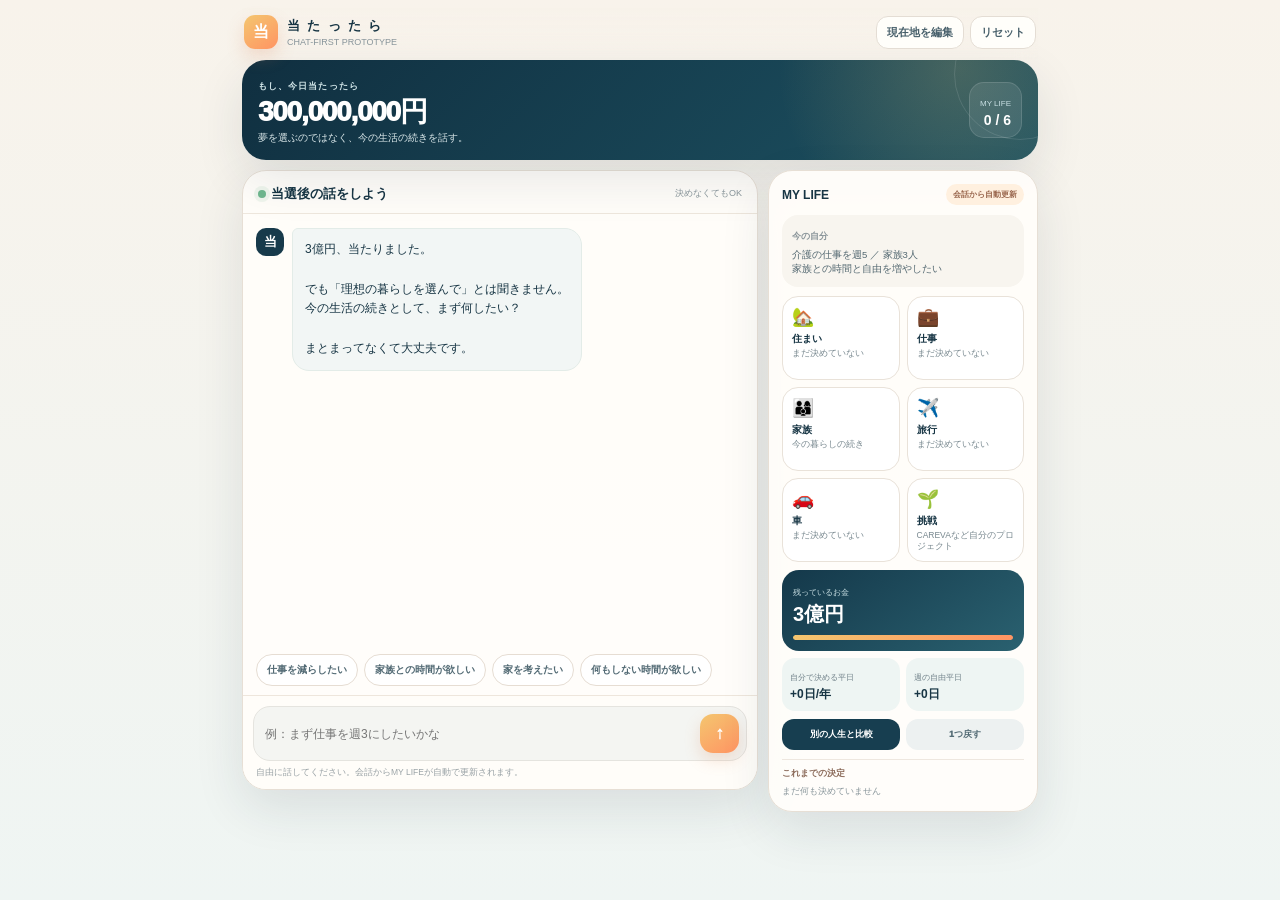
<file: index.html>
<!doctype html>
<html lang="ja">
<head>
<meta charset="utf-8">
<meta name="viewport" content="width=device-width,initial-scale=1,viewport-fit=cover">
<meta name="theme-color" content="#102b3a">
<title>当たったら — 会話中心プロトタイプ</title>
<style>
:root{
  --ink:#173544;--muted:#71818a;--paper:#fffdfa;--bg:#f5f1ea;--line:#e7dfd5;
  --navy:#102f40;--navy2:#1d5262;--warm:#ff9463;--gold:#f4c66f;--mint:#e8f4ef;
  --mint2:#cfe9dc;--blue:#eaf4f6;--shadow:0 18px 50px rgba(29,48,60,.11);
}
*{box-sizing:border-box}
html,body{margin:0;min-height:100%;background:linear-gradient(180deg,#f8f3eb,#eff5f3);color:var(--ink);font-family:-apple-system,BlinkMacSystemFont,"Hiragino Sans","Yu Gothic",sans-serif;-webkit-tap-highlight-color:transparent}
button,input,textarea{font:inherit;color:inherit}button{cursor:pointer}
.app{max-width:820px;margin:auto;min-height:100vh;padding:calc(8px + env(safe-area-inset-top)) 12px calc(24px + env(safe-area-inset-bottom))}
.topbar{display:flex;align-items:center;justify-content:space-between;gap:10px;padding:7px 2px 11px;position:sticky;top:0;z-index:30;background:linear-gradient(#f7f2eaf2,#f7f2eadb,transparent);backdrop-filter:blur(10px)}
.brand{display:flex;align-items:center;gap:9px}.logo{width:34px;height:34px;border-radius:11px;background:linear-gradient(145deg,var(--gold),var(--warm));display:grid;place-items:center;color:#fff;font-weight:950;box-shadow:0 8px 18px #de83583a}.brandtext b{display:block;font-size:13px;letter-spacing:.14em}.brandtext small{display:block;font-size:9px;color:#87949a;margin-top:2px}
.topactions{display:flex;gap:6px}.iconbtn{border:1px solid #e4ddd4;background:#fffefa;border-radius:12px;padding:8px 10px;font-size:11px;font-weight:900;color:#48606b}
.jackpot{background:radial-gradient(circle at 90% 8%,#f5cc7333,transparent 25%),linear-gradient(135deg,var(--navy),var(--navy2));color:white;border-radius:24px;padding:15px 16px;margin-bottom:10px;box-shadow:var(--shadow);display:flex;justify-content:space-between;gap:12px;align-items:center;overflow:hidden;position:relative}.jackpot:after{content:"";position:absolute;width:130px;height:130px;border-radius:50%;border:1px solid #ffffff1d;right:-48px;top:-52px}.jpmeta{position:relative;z-index:2}.jpmeta small{font-size:9px;letter-spacing:.12em;color:#cfe3e6;font-weight:900}.jpamount{font-size:28px;line-height:1;font-weight:950;letter-spacing:-.045em;margin:5px 0}.jpsub{font-size:10px;color:#dce9eb}.jpbadge{position:relative;z-index:2;background:#ffffff17;border:1px solid #ffffff22;border-radius:15px;padding:9px 10px;text-align:right}.jpbadge small{font-size:8px;color:#c8dfe3}.jpbadge b{display:block;font-size:14px;margin-top:2px}
.layout{display:grid;grid-template-columns:minmax(0,1fr) 270px;gap:10px;align-items:start}.chatcard,.lifepanel{background:rgba(255,253,250,.97);border:1px solid var(--line);border-radius:24px;box-shadow:var(--shadow)}
.chatcard{min-height:620px;display:flex;flex-direction:column;overflow:hidden}.chathead{padding:13px 15px 10px;border-bottom:1px solid #eee7dd;display:flex;justify-content:space-between;align-items:center;gap:10px}.chathead b{font-size:13px}.chathead small{font-size:9px;color:#8a969b}.statusdot{width:8px;height:8px;border-radius:50%;background:#6fb78e;display:inline-block;margin-right:5px;box-shadow:0 0 0 4px #6fb78e1d}
.messages{padding:14px 13px 8px;display:flex;flex-direction:column;gap:11px;min-height:420px;flex:1;overflow:auto;scroll-behavior:smooth}.msg{display:flex;gap:8px;align-items:flex-start;animation:pop .22s ease}@keyframes pop{from{opacity:0;transform:translateY(5px)}to{opacity:1;transform:none}}.msg.me{justify-content:flex-end}.avatar{width:28px;height:28px;border-radius:10px;display:grid;place-items:center;flex:0 0 28px;font-size:13px;font-weight:950}.ai .avatar{background:#173a4b;color:#fff}.bubble{max-width:83%;padding:11px 12px;border-radius:17px;font-size:12px;line-height:1.65;white-space:pre-wrap}.ai .bubble{background:#f2f6f5;border:1px solid #e3ece8;border-top-left-radius:6px}.me .bubble{background:linear-gradient(145deg,#1b4557,#2f6875);color:#fff;border-top-right-radius:6px}.systemnote{margin:0 auto;background:#fff5e9;border:1px solid #f0dfc8;border-radius:99px;padding:6px 9px;font-size:9px;font-weight:900;color:#9a684e}.typing{display:flex;gap:4px;align-items:center;padding:5px 1px}.typing i{width:5px;height:5px;border-radius:50%;background:#78909a;animation:blink .8s infinite}.typing i:nth-child(2){animation-delay:.12s}.typing i:nth-child(3){animation-delay:.24s}@keyframes blink{0%,80%,100%{opacity:.25;transform:translateY(0)}40%{opacity:1;transform:translateY(-2px)}}
.quick{display:flex;gap:6px;overflow-x:auto;padding:0 13px 9px;scrollbar-width:none}.quick::-webkit-scrollbar{display:none}.quick button{flex:0 0 auto;border:1px solid #e6ddd3;background:#fff;border-radius:99px;padding:8px 10px;font-size:10px;font-weight:900;color:#526a74}.quick button:hover{background:#fff6ee;border-color:#efc8b3}.composer{border-top:1px solid #eee6dc;padding:10px;background:#fffdf9}.inputwrap{display:flex;align-items:flex-end;gap:7px;background:#f4f5f2;border:1px solid #e5e4df;border-radius:17px;padding:7px 7px 7px 11px}.inputwrap textarea{border:0;outline:0;background:transparent;resize:none;min-height:35px;max-height:120px;line-height:1.5;flex:1;font-size:12px;padding:7px 0}.send{border:0;border-radius:13px;width:39px;height:39px;background:linear-gradient(145deg,var(--gold),var(--warm));color:#fff;font-size:17px;font-weight:950;box-shadow:0 7px 16px #db825638}.send:disabled{opacity:.4}.composerhint{font-size:8.5px;color:#98a1a5;margin:6px 3px 0}
.lifepanel{padding:13px;position:sticky;top:58px}.lifehead{display:flex;justify-content:space-between;align-items:center;margin-bottom:10px}.lifehead b{font-size:12px}.lifehead span{font-size:8px;font-weight:950;color:#9b684f;background:#fff0df;border-radius:99px;padding:5px 7px}.profilebox{background:#f8f5ef;border-radius:16px;padding:10px;margin-bottom:9px}.profilebox small{font-size:8.5px;color:#889398;font-weight:900}.profilebox p{margin:5px 0 0;font-size:9.5px;line-height:1.5;color:#526770}.lifegrid{display:grid;grid-template-columns:1fr 1fr;gap:7px}.lifeitem{border:1px solid #e9e2d9;border-radius:16px;background:#fff;padding:9px;min-height:84px;position:relative;overflow:hidden;transition:.25s}.lifeitem.changed{animation:pulse .7s ease}@keyframes pulse{0%{box-shadow:0 0 0 0 #ff946344}50%{box-shadow:0 0 0 7px #ff94631c;border-color:#ffb291}100%{box-shadow:none}}.lifeitem .ico{font-size:18px}.lifeitem b{display:block;font-size:10px;margin:4px 0 2px}.lifeitem small{display:block;font-size:8.5px;line-height:1.35;color:#78888f}.lifeitem.done{background:#f2faf6;border-color:#c8dfd3}.lifeitem.maybe{background:#fff8f2;border-color:#f1d5c2}.moneybox{background:linear-gradient(145deg,#14384a,#2a6170);color:#fff;border-radius:17px;padding:11px;margin-top:8px}.moneybox small{font-size:8px;color:#cae0e4}.moneybox b{display:block;font-size:20px;margin:2px 0}.moneybar{height:5px;background:#ffffff24;border-radius:99px;overflow:hidden;margin-top:7px}.moneybar span{display:block;height:100%;background:linear-gradient(90deg,var(--gold),var(--warm));border-radius:99px}.metrics{display:grid;grid-template-columns:1fr 1fr;gap:6px;margin-top:7px}.metric{background:#eef5f3;border-radius:13px;padding:8px}.metric small{font-size:7.5px;color:#708189}.metric b{display:block;font-size:12px;margin-top:2px}.lifebtns{display:grid;grid-template-columns:1fr 1fr;gap:6px;margin-top:8px}.lifebtns button{border:0;border-radius:12px;padding:9px 6px;font-size:9px;font-weight:950}.comparebtn{background:#173e50;color:#fff}.undobtn{background:#edf1f1;color:#536b75}.timeline{margin-top:9px;border-top:1px solid #eee7df;padding-top:8px}.timelinehead{font-size:8.5px;font-weight:950;color:#8b6a59;margin-bottom:6px}.decision{display:flex;gap:6px;margin:5px 0}.decision i{width:7px;height:7px;border-radius:50%;background:#f1a072;margin-top:4px;flex:0 0 7px}.decision div{font-size:8.5px;line-height:1.4;color:#697a82}.decision b{color:#3c5865}
.sheetback{position:fixed;inset:0;background:#102b3a72;backdrop-filter:blur(4px);z-index:60;display:none;padding:18px}.sheetback.on{display:grid;place-items:center}.sheet{width:min(560px,100%);max-height:88vh;overflow:auto;background:#fffdfa;border-radius:25px;padding:17px;box-shadow:0 30px 70px #0f283661}.sheettop{display:flex;justify-content:space-between;align-items:center;gap:10px}.sheettop b{font-size:16px}.close{border:0;background:#eef2f1;border-radius:99px;width:31px;height:31px;font-weight:950}.worlds{display:grid;grid-template-columns:1fr 1fr;gap:8px;margin-top:12px}.world{border:1px solid #e6ded5;border-radius:18px;padding:12px;background:#fff}.world.primary{border:2px solid #ef9f78;background:#fff8f3}.world .wlabel{font-size:8px;font-weight:950;color:#9a684f}.world h3{font-size:14px;margin:5px 0 8px}.worldrow{font-size:9.5px;line-height:1.5;padding:5px 0;border-top:1px solid #f0ebe5}.worldrow:first-of-type{border-top:0}.worldmoney{font-size:19px;font-weight:950;color:#173f51;margin:7px 0}.sheetnote{font-size:9px;line-height:1.55;color:#7c898e;margin:10px 1px 0}.profileform label{display:block;font-size:9px;font-weight:950;color:#6d7c83;margin:10px 0 4px}.profileform input{width:100%;border:1px solid #e4ddd4;background:#fff;border-radius:13px;padding:11px;font-size:11px;outline:0}.saveprofile{width:100%;border:0;border-radius:15px;background:#173d50;color:#fff;padding:12px;font-weight:950;margin-top:13px}
.mobileLife{display:none;position:fixed;right:13px;bottom:calc(78px + env(safe-area-inset-bottom));z-index:35;border:0;border-radius:99px;background:#173d50;color:#fff;padding:10px 13px;font-size:10px;font-weight:950;box-shadow:0 10px 25px #183e5050}.mobileLife span{background:#ff9a67;border-radius:99px;padding:2px 5px;margin-left:4px}
@media(max-width:720px){.layout{display:block}.lifepanel{display:none}.chatcard{min-height:calc(100vh - 155px)}.messages{min-height:360px}.mobileLife{display:block}.app{padding-left:9px;padding-right:9px}.jackpot{border-radius:20px}.chatcard{border-radius:22px}.bubble{max-width:88%}}
@media(max-width:390px){.jpamount{font-size:25px}.jackpot{padding:13px}.worlds{grid-template-columns:1fr}.topactions .iconbtn:nth-child(2){display:none}}
</style>
</head>
<body>
<main class="app">
  <div class="topbar">
    <div class="brand"><div class="logo">当</div><div class="brandtext"><b>当 た っ た ら</b><small>CHAT-FIRST PROTOTYPE</small></div></div>
    <div class="topactions"><button class="iconbtn" id="profileBtn">現在地を編集</button><button class="iconbtn" id="resetBtn">リセット</button></div>
  </div>

  <section class="jackpot">
    <div class="jpmeta"><small>もし、今日当たったら</small><div class="jpamount" id="topAmount">300,000,000円</div><div class="jpsub">夢を選ぶのではなく、今の生活の続きを話す。</div></div>
    <div class="jpbadge"><small>MY LIFE</small><b id="topProgress">0 / 6</b></div>
  </section>

  <div class="layout">
    <section class="chatcard">
      <div class="chathead"><div><span class="statusdot"></span><b>当選後の話をしよう</b></div><small>決めなくてもOK</small></div>
      <div id="messages" class="messages"></div>
      <div id="quick" class="quick"></div>
      <div class="composer">
        <div class="inputwrap"><textarea id="input" rows="1" placeholder="例：まず仕事を週3にしたいかな"></textarea><button id="send" class="send">↑</button></div>
        <div class="composerhint">自由に話してください。会話からMY LIFEが自動で更新されます。</div>
      </div>
    </section>

    <aside id="lifePanel" class="lifepanel"></aside>
  </div>
</main>
<button id="mobileLife" class="mobileLife">MY LIFE <span id="mobileCount">0</span></button>

<div id="sheetBack" class="sheetback"><div id="sheet" class="sheet"></div></div>

<script>
const KEY='atattara_chat_first_v20';
const defaultState=()=>({
  jackpot:300000000,spent:0,
  profile:{work:'介護の仕事を週5',family:'家族3人',project:'CAREVAなど自分のプロジェクト',wish:'家族との時間と自由を増やしたい'},
  work:null,freeWeekdays:0,home:null,travel:null,car:null,project:null,family:null,
  decisions:[],history:[],turn:0
});
let S=load()||defaultState();
const $=s=>document.querySelector(s);
const money=n=>Math.max(0,Math.round(n)).toLocaleString('ja-JP')+'円';
const oku=n=>n>=100000000?(Math.round(n/1000000)/100+'億円'):n>=10000?(Math.round(n/10000).toLocaleString()+'万円'):money(n);
function save(){localStorage.setItem(KEY,JSON.stringify(S))}
function load(){try{return JSON.parse(localStorage.getItem(KEY))}catch(e){return null}}
function remaining(){return Math.max(0,S.jackpot-S.spent)}
function resolvedCount(){return [S.work,S.home,S.travel,S.car,S.project,S.family].filter(Boolean).length}
function scrollChat(){const m=$('#messages');requestAnimationFrame(()=>m.scrollTop=m.scrollHeight)}
function esc(s){return String(s??'').replace(/[&<>"']/g,c=>({'&':'&amp;','<':'&lt;','>':'&gt;','"':'&quot;',"'":'&#039;'}[c]))}
function addMessage(role,text,saveIt=true){
  const row=document.createElement('div');row.className='msg '+(role==='me'?'me':'ai');
  if(role==='ai') row.innerHTML=`<div class="avatar">当</div><div class="bubble">${esc(text)}</div>`;
  else row.innerHTML=`<div class="bubble">${esc(text)}</div>`;
  $('#messages').appendChild(row);scrollChat();
  if(saveIt){S.history.push({role,text});S.history=S.history.slice(-60);save()}
}
function systemNote(text){const d=document.createElement('div');d.className='systemnote';d.textContent=text;$('#messages').appendChild(d);scrollChat()}
function typing(on){
  $('#typing')?.remove(); if(!on)return;
  const row=document.createElement('div');row.id='typing';row.className='msg ai';row.innerHTML='<div class="avatar">当</div><div class="bubble"><div class="typing"><i></i><i></i><i></i></div></div>';$('#messages').appendChild(row);scrollChat();
}
function setQuick(items=[]){const q=$('#quick');q.innerHTML='';items.forEach(x=>{const b=document.createElement('button');b.textContent=x.label;b.onclick=()=>handleUser(x.text||x.label);q.appendChild(b)})}
function initial(){
  $('#messages').innerHTML='';
  if(S.history?.length){S.history.forEach(m=>addMessage(m.role,m.text,false));setQuick(suggestQuick());return}
  addMessage('ai',`3億円、当たりました。\n\nでも「理想の暮らしを選んで」とは聞きません。\n今の生活の続きとして、まず何したい？\n\nまとまってなくて大丈夫です。`,true);
  setQuick([{label:'仕事を減らしたい',text:'まず仕事を減らしたいかな'},{label:'家族との時間が欲しい',text:'家族との時間を増やしたい'},{label:'家を考えたい',text:'今より広い家も考えたい'},{label:'何もしない時間が欲しい',text:'しばらく何もしないのもありかも'}]);
}
function parseMoneyText(t){
  const s=t.replace(/[,，\s]/g,'');let total=0,matched=false;
  const o=s.match(/(\d+(?:\.\d+)?)億/);if(o){total+=parseFloat(o[1])*100000000;matched=true}
  const m=s.match(/(\d+(?:\.\d+)?)万/);if(m){total+=parseFloat(m[1])*10000;matched=true}
  if(!matched){const y=s.match(/(\d{6,})円?/);if(y){total=parseInt(y[1],10);matched=true}}
  return matched?Math.round(total):null;
}
function pushDecision(type,title,detail,cost=0){
  const prev=JSON.parse(JSON.stringify({work:S.work,freeWeekdays:S.freeWeekdays,home:S.home,travel:S.travel,car:S.car,project:S.project,family:S.family,spent:S.spent,decisions:S.decisions}));
  S.decisions.push({type,title,detail,cost,time:Date.now(),prev});S.decisions=S.decisions.slice(-20);S.spent+=cost;save();
}
function updateWork(mode){
  const map={weekly5:{title:'週5を続ける',free:0},weekly4:{title:'週4にする',free:1},weekly3:{title:'週3にする',free:2},break1y:{title:'1年間休む',free:5},quit:{title:'仕事を辞めて選び直す',free:5}};
  const x=map[mode];if(!x)return;pushDecision('work','働き方',x.title,0);S.work=x.title;S.freeWeekdays=x.free;save();renderLife('work')
}
function infer(text){
  const t=text.trim();const lower=t.toLowerCase();const price=parseMoneyText(t);
  const out={intent:'other',price};
  if(/週\s*3|週三/.test(t)){out.intent='work3';return out}
  if(/週\s*4|週四/.test(t)){out.intent='work4';return out}
  if(/辞め|退職|やめたい|仕事しない/.test(t)){out.intent='quit';return out}
  if(/1年.*休|一年.*休|休職|しばらく休/.test(t)){out.intent='break';return out}
  if(/仕事|働|勤務|職場/.test(t)){out.intent='work';return out}
  if(/旅行|温泉|海外|沖縄|北海道|ホテル|旅館/.test(t)){out.intent='travel';return out}
  if(/車|クルマ|カー|自動車/.test(t)){out.intent='car';return out}
  if(/careva|プロジェクト|事業|副業|開発|作りたい|起業/i.test(t)){out.intent='project';return out}
  if(/家族(?:の話|について|との時間|時間)|家族.*(?:過ご|出かけ)|妻|息子|子ども|子供|夫婦/.test(t)){out.intent='family';return out}
  if(/家|住宅|マンション|戸建|住まい|引っ越/.test(t)){out.intent='home';return out}
  if(/家族/.test(t)){out.intent='family';return out}
  if(/何もしない|休みたい|のんびり|自由|ゆっくり/.test(t)){out.intent='rest';return out}
  if(/suumo|http|www\./i.test(lower)){out.intent='home';return out}
  return out;
}
function responseFor(text,inf){
  const rem=remaining();
  switch(inf.intent){
    case 'work':
      return {text:`やっぱり最初に「仕事」が来ますね。\n\n今の ${S.profile.work} をいきなりゼロにするより、まず週3くらいに落としてみると、平日が週2日戻ります。\n\nその2日を家族と ${S.profile.project} に使う生活、かなり具体的に想像できます。どうします？`,quick:[{label:'週3にする',text:'週3にしてみる'},{label:'週4くらい',text:'まず週4にする'},{label:'1年休んでみる',text:'1年間いったん休む'},{label:'まだ決めない',text:'まだ仕事は決めないで、他のことも考えたい'}]};
    case 'work3':
      updateWork('weekly3');
      return {text:`週3で置きました。\n\nこれだけで、自分で決められる平日が週2日。ざっくり年間約100日増えます。\n\nそして3億円はまだそのままです。\n\nその平日、最初に何へ使いたい？`,quick:[{label:'家族',text:'まずは家族との時間かな'},{label:'CAREVA',text:'CAREVAを進める時間にしたい'},{label:'平日に出かけたい',text:'平日に家族で出かけたい'},{label:'何もしない',text:'何もしない日も欲しい'}]};
    case 'work4':
      updateWork('weekly4');
      return {text:`週4にしました。\n\n週1日だけでも、年間では約50日の平日が戻ります。\n「辞めるほどではないけど、今より自由」はかなり現実的ですね。\n\nその1日、何に使いたいですか？`,quick:[{label:'家族',text:'家族に使いたい'},{label:'CAREVA',text:'CAREVAに使いたい'},{label:'家のこと',text:'家についても考えたい'}]};
    case 'quit':
      updateWork('quit');
      return {text:`「辞める」を仮置きしました。\n\nこれで通勤や勤務日に合わせて住む場所を選ぶ必要がほぼなくなります。家探しの条件まで変わりますね。\n\n${oku(rem)}あるなら、次は「何を買うか」より、朝起きてどんな1日にしたいかを考えたくなります。`,quick:[{label:'家族中心',text:'朝から家族で過ごしたい'},{label:'自分の事業',text:'CAREVAを本気でやってみたい'},{label:'住む場所を変える',text:'仕事に縛られないなら住む場所も考えたい'}]};
    case 'break':
      updateWork('break1y');
      return {text:`1年間、仕事を止める世界にしました。\n\n「一生辞める」は重いけれど、「1年だけ買う」なら3億円に対してかなり小さい選択です。\n\nこの1年を、家族・休息・${S.profile.project}にどう分けたいですか？`,quick:[{label:'家族を最優先',text:'最初の半年は家族を最優先にしたい'},{label:'事業もやる',text:'週2くらいはCAREVAも進めたい'},{label:'まず何もしない',text:'最初の1ヶ月は何もしないで休みたい'}]};
    case 'home':{
      const p=inf.price;
      if(p && p>1000000){
        const label=(text.match(/(?:家|住宅|マンション|戸建)[^、。\n]{0,20}/)||['気になっている家'])[0];
        pushDecision('home','住まい',label,p);S.home={label,price:p};save();renderLife('home');
        return {text:`その家をMY LIFEに入れました。\n\n購入額は ${oku(p)}。残りは約 ${oku(remaining())}。\n\nここが普通の物件検索と違うところです。この家を選んだ状態で、仕事・旅行・車まで全部考え続けられます。\n\nこの家に住むなら、働き方は今のままにします？`,quick:[{label:'週3にしたい',text:'この家なら仕事は週3にしたい'},{label:'仕事は今のまま',text:'家を買っても仕事は今のままにする'},{label:'旅行もしたい',text:'この家に住みつつ旅行も増やしたい'}]};
      }
      return {text:`家も考えたいですよね。\n\nでも「豪邸が欲しい？」より、今の暮らしで何を消したいかの方が自分事になりそうです。\n\nたとえば、広さ・自分の作業部屋・息子が遊べる場所・庭。どれが一番欲しい？\n\nSUUMOなどで気になる家があれば「1億2800万のこの家いい」とそのまま書いても大丈夫です。`,quick:[{label:'作業部屋',text:'自分の作業部屋は欲しい'},{label:'子どもの遊び場',text:'息子が遊べる広さが欲しい'},{label:'庭',text:'庭のある家がいい'},{label:'今の生活圏',text:'生活圏はあまり変えたくない'}]};
    }
    case 'travel':
      if(!S.travel){pushDecision('travel','旅行','平日に家族旅行を増やす',3000000);S.travel={label:'平日に家族旅行を増やす',budget:3000000};save();renderLife('travel')}
      return {text:`旅行をMY LIFEに入れました。ひとまず年間300万円の「旅行枠」で置いています。\n\n${S.freeWeekdays>=2?'週3勤務なら、土日に合わせなくても出発できます。混雑を避けて平日に1〜2泊、という生活がかなり現実的です。':'働き方も少し減らすと、旅の自由度が一気に上がりそうです。'}\n\n行く回数を増やしたい？ それとも1回を豪華にしたい？`,quick:[{label:'回数を増やす',text:'平日にちょこちょこ旅行したい'},{label:'長く滞在したい',text:'年に1回は1ヶ月くらい旅したい'},{label:'海外も行きたい',text:'海外旅行も増やしたい'}]};
    case 'car':
      if(inf.price&&inf.price>100000){pushDecision('car','車',`欲しい車 ${oku(inf.price)}`,inf.price);S.car={label:`欲しい車 ${oku(inf.price)}`,price:inf.price};save();renderLife('car')}
      else if(!S.car){pushDecision('car','車','欲しい車を検討中',0);S.car={label:'欲しい車を検討中',price:0};save();renderLife('car')}
      return {text:`車もMY LIFEに追加しました。\n\n今は「車単体」ではなく、家の駐車場や旅行の仕方と一緒に考えたいです。\n${S.home?'家がもう決まっているので、次はその家に置きたい車として考えられます。':'家を先に決めると、駐車場や生活圏から車の選び方も変わります。'}\n\n具体的な車名や価格があれば、そのまま話してください。`,quick:[{label:'家族で使いやすい車',text:'家族で遠出しやすい車がいい'},{label:'憧れの車',text:'せっかくなら憧れの車も欲しい'},{label:'家を先に決める',text:'車より家を先に考えたい'}]};
    case 'project':
      if(!S.project){pushDecision('project','挑戦',S.profile.project+'に時間を使う',0);S.project={label:S.profile.project+'に時間を使う'};save();renderLife('project')}
      return {text:`ここはかなり「あなたの当たったら」ですね。\n\n${S.profile.project} を、生活費のためではなく「やってみたいからやる」に変えられます。\n${S.freeWeekdays>=2?'週3勤務なら、週2日の固定枠を作っても家族時間を残せます。':'仕事を少し減らすだけでも、毎週まとまった時間を確保できます。'}\n\n売上を急がず1年試す、という選択もできます。`,quick:[{label:'週2日やる',text:'週2日はCAREVAに使いたい'},{label:'1年試したい',text:'1年間は売上を気にせず試したい'},{label:'家族時間を先に',text:'でも家族時間を優先したい'}]};
    case 'family':
      if(!S.family){pushDecision('family','家族時間','平日の家族時間を増やす',0);S.family={label:'平日の家族時間を増やす'};save();renderLife('family')}
      return {text:`「家族との時間」をMY LIFEの中心に置きました。\n\n${S.freeWeekdays>=2?`週3勤務なら、年間約${S.freeWeekdays*50}日の平日を自分たちで使えます。`:'今の週5を少し減らすだけでも、平日の家族時間を作れます。'}\n\n土日の混雑を避けて出かけたり、何でもない平日に一緒に昼ごはんを食べたり。大きな買い物より、こういう変化の方が「3億円が入った自分の生活」っぽい気がします。`,quick:[{label:'平日に出かける',text:'平日に家族で出かけたい'},{label:'家も広くしたい',text:'家族3人でもっと広く暮らしたい'},{label:'旅行',text:'家族旅行も増やしたい'}]};
    case 'rest':
      return {text:`それもかなり大事だと思います。\n\n3億円当たったら、すぐ「何か始めなきゃ」じゃなくていい。\n朝起きて、仕事に行かず、Macも開かず、予定も入れない日を作れる。\n\nまず1ヶ月だけ何もしない、という世界も置いてみます？`,quick:[{label:'1ヶ月休む',text:'最初の1ヶ月は何もしないで休む'},{label:'週3だけにする',text:'完全に休むより週3勤務かな'},{label:'家族で過ごす',text:'休むなら家族で過ごしたい'}]};
    default:
      return contextFallback(text);
  }
}
function contextFallback(text){
  if(/作業部屋|書斎/.test(text)){return {text:`それ、かなり具体的です。\n\n「豪邸」ではなく、自分の作業部屋があるだけで、今の生活からの差がはっきりします。\n家族の生活空間と、自分が${S.profile.project}を進める場所を分けられる家。\n\nこの条件で家をMY LIFEに追加しておきます。`,after:()=>{pushDecision('home','住まい','自分の作業部屋がある広い家',80000000);S.home={label:'自分の作業部屋がある広い家',price:80000000};save();renderLife('home')},quick:[{label:'今の生活圏で',text:'今の生活圏は変えずに探したい'},{label:'庭も欲しい',text:'庭も欲しい'},{label:'仕事も減らす',text:'その家なら仕事も減らしたい'}]}}
  if(/1ヶ月|一ヶ月/.test(text)&&/休/.test(text)){return {text:`最初の1ヶ月を「空白」にしました。\n\n何も決めず、仕事から離れて、家族と過ごして、疲れていたら寝る。\n3億円の使い道は、そのあと考えても遅くありません。\n\n1ヶ月後、最初に考えたいのは仕事・家・旅行のどれですか？`,quick:[{label:'仕事',text:'1ヶ月休んだら働き方を考えたい'},{label:'家',text:'1ヶ月休んだら家を考えたい'},{label:'旅行',text:'家族旅行に行きたい'}]}}
  return {text:`いいですね。今の話はまだ無理に「決定」にしません。\n\nこのアプリでは、話したことを全部すぐ選択肢に固定せず、「検討中」のまま置けるようにしたいです。\n\n今の話から広げるなら、仕事・家族・家・旅行・自分の挑戦のどこにつなげたい？`,quick:[{label:'仕事',text:'仕事の話をしたい'},{label:'家族',text:'家族の話をしたい'},{label:'家',text:'家の話をしたい'},{label:'自分の挑戦',text:'CAREVAの話をしたい'}]};
}
async function handleUser(text){
  text=(text||'').trim();if(!text)return;
  $('#input').value='';autoGrow();setQuick([]);addMessage('me',text,true);S.turn++;save();typing(true);
  const inf=infer(text);const res=responseFor(text,inf);
  await new Promise(r=>setTimeout(r,Math.min(850,360+text.length*7)));
  typing(false);if(res.after)res.after();addMessage('ai',res.text,true);setQuick(res.quick||suggestQuick());renderLife();
}
function suggestQuick(){
  const a=[];if(!S.work)a.push({label:'仕事を減らしたい',text:'仕事を減らしたい'});if(!S.family)a.push({label:'家族時間',text:'家族との時間を増やしたい'});if(!S.home)a.push({label:'家',text:'家について考えたい'});if(!S.project)a.push({label:'CAREVA',text:'CAREVAを進めたい'});if(S.work&&!S.travel)a.push({label:'旅行',text:'旅行も増やしたい'});return a.slice(0,4)
}
function renderLife(changed){
  const rem=remaining(),count=resolvedCount();$('#topAmount').textContent=money(S.jackpot);$('#topProgress').textContent=`${count} / 6`;$('#mobileCount').textContent=count;
  const cells=[
    ['home','🏡','住まい',S.home?.label||'まだ決めていない',!!S.home],
    ['work','💼','仕事',S.work||'まだ決めていない',!!S.work],
    ['family','👨‍👩‍👦','家族',S.family?.label||'今の暮らしの続き',!!S.family],
    ['travel','✈️','旅行',S.travel?.label||'まだ決めていない',!!S.travel],
    ['car','🚗','車',S.car?.label||'まだ決めていない',!!S.car],
    ['project','🌱','挑戦',S.project?.label||S.profile.project,!!S.project]
  ];
  $('#lifePanel').innerHTML=`<div class="lifehead"><b>MY LIFE</b><span>会話から自動更新</span></div>
    <div class="profilebox"><small>今の自分</small><p>${esc(S.profile.work)} ／ ${esc(S.profile.family)}<br>${esc(S.profile.wish)}</p></div>
    <div class="lifegrid">${cells.map(c=>`<div class="lifeitem ${c[4]?'done':''} ${changed===c[0]?'changed':''}"><div class="ico">${c[1]}</div><b>${c[2]}</b><small>${esc(c[3])}</small></div>`).join('')}</div>
    <div class="moneybox"><small>残っているお金</small><b>${oku(rem)}</b><div class="moneybar"><span style="width:${Math.max(2,rem/S.jackpot*100)}%"></span></div></div>
    <div class="metrics"><div class="metric"><small>自分で決める平日</small><b>+${S.freeWeekdays*50}日/年</b></div><div class="metric"><small>週の自由平日</small><b>+${S.freeWeekdays}日</b></div></div>
    <div class="lifebtns"><button class="comparebtn" onclick="openCompare()">別の人生と比較</button><button class="undobtn" onclick="undoLast()">1つ戻す</button></div>
    <div class="timeline"><div class="timelinehead">これまでの決定</div>${S.decisions.length?S.decisions.slice(-5).reverse().map(d=>`<div class="decision"><i></i><div><b>${esc(d.title)}</b><br>${esc(d.detail)}</div></div>`).join(''):'<div style="font-size:8.5px;color:#89969b">まだ何も決めていません</div>'}</div>`;
}
function openCompare(){
  const alt=makeAlt();const current={work:S.work||'未定',home:S.home?.label||'今のまま',travel:S.travel?.label||'未定',project:S.project?.label||'未定',rem:remaining(),free:S.freeWeekdays*50};
  openSheet(`<div class="sheettop"><b>2つの「当たったら」</b><button class="close" onclick="closeSheet()">×</button></div>
  <div class="worlds"><div class="world primary"><div class="wlabel">いま話している世界</div><h3>あなたの現在ルート</h3><div class="worldmoney">${oku(current.rem)}</div><div class="worldrow">💼 ${esc(current.work)}</div><div class="worldrow">🏡 ${esc(current.home)}</div><div class="worldrow">✈️ ${esc(current.travel)}</div><div class="worldrow">🌱 ${esc(current.project)}</div><div class="worldrow">📅 自由平日 +${current.free}日/年</div></div>
  <div class="world"><div class="wlabel">もし違う選択なら</div><h3>${esc(alt.title)}</h3><div class="worldmoney">${oku(alt.rem)}</div><div class="worldrow">💼 ${esc(alt.work)}</div><div class="worldrow">🏡 ${esc(alt.home)}</div><div class="worldrow">✈️ ${esc(alt.travel)}</div><div class="worldrow">🌱 ${esc(alt.project)}</div><div class="worldrow">📅 自由平日 +${alt.free}日/年</div></div></div>
  <p class="sheetnote">チャットだけだと流れてしまう「別の人生」を、いつでも横並びで見られるのがこのアプリ側の役目です。</p>`)
}
function makeAlt(){
  if(S.home){return {title:'家は今のまま、時間を買う',rem:S.jackpot-(S.travel?.budget||0)-(S.car?.price||0),work:'1年間いったん休む',home:'今の住まいを維持',travel:'平日旅行を増やす',project:S.profile.project+'を1年試す',free:250}}
  if(S.work==='週3にする'){return {title:'仕事は週5、資産を多く残す',rem:S.jackpot-S.spent,work:'週5を続ける',home:S.home?.label||'今のまま',travel:S.travel?.label||'必要な時だけ',project:'休日に少しずつ',free:0}}
  return {title:'最初の1年を完全に休む',rem:S.jackpot-S.spent,work:'1年間休む',home:S.home?.label||'今のまま',travel:'家族で平日に出かける',project:'急がず考える',free:250}
}
function undoLast(){
  const d=S.decisions.at(-1);if(!d){systemNote('戻せる決定はまだありません');return}
  const p=d.prev;Object.assign(S,{work:p.work,freeWeekdays:p.freeWeekdays,home:p.home,travel:p.travel,car:p.car,project:p.project,family:p.family,spent:p.spent,decisions:p.decisions});save();renderLife();addMessage('ai',`「${d.detail}」をいったん戻しました。\n決め直してもいいし、そのまま別の話をしても大丈夫です。`,true);setQuick(suggestQuick())
}
function openProfile(){openSheet(`<div class="sheettop"><b>今の自分を編集</b><button class="close" onclick="closeSheet()">×</button></div><div class="profileform"><label>今の仕事</label><input id="pfWork" value="${esc(S.profile.work)}"><label>家族</label><input id="pfFamily" value="${esc(S.profile.family)}"><label>自分のプロジェクト・やりたいこと</label><input id="pfProject" value="${esc(S.profile.project)}"><label>今いちばん変えたいこと</label><input id="pfWish" value="${esc(S.profile.wish)}"><button class="saveprofile" onclick="saveProfile()">この現在地で話す</button></div><p class="sheetnote">ここを変えると、会話で使う言葉やMY LIFEの表示も変わります。</p>`)}
function saveProfile(){S.profile.work=$('#pfWork').value.trim()||S.profile.work;S.profile.family=$('#pfFamily').value.trim()||S.profile.family;S.profile.project=$('#pfProject').value.trim()||S.profile.project;S.profile.wish=$('#pfWish').value.trim()||S.profile.wish;save();renderLife();closeSheet();addMessage('ai',`現在地を更新しました。\n「${S.profile.wish}」を前提に、続きを話しましょう。`,true);setQuick(suggestQuick())}
function openMobileLife(){openSheet(`<div class="sheettop"><b>MY LIFE</b><button class="close" onclick="closeSheet()">×</button></div><div id="mobileLifeContent"></div>`);const tmp=$('#lifePanel').cloneNode(true);tmp.style.display='block';tmp.style.position='static';tmp.style.boxShadow='none';tmp.style.border='0';tmp.style.padding='0';$('#mobileLifeContent').appendChild(tmp)}
function openSheet(html){$('#sheet').innerHTML=html;$('#sheetBack').classList.add('on')}
function closeSheet(){$('#sheetBack').classList.remove('on')}
function resetAll(){if(!confirm('このMY LIFEと会話をリセットしますか？'))return;localStorage.removeItem(KEY);S=defaultState();renderLife();initial()}
function autoGrow(){const x=$('#input');x.style.height='auto';x.style.height=Math.min(120,x.scrollHeight)+'px'}
$('#send').onclick=()=>handleUser($('#input').value);$('#input').addEventListener('input',autoGrow);$('#input').addEventListener('keydown',e=>{if(e.key==='Enter'&&!e.shiftKey){e.preventDefault();handleUser($('#input').value)}});$('#profileBtn').onclick=openProfile;$('#resetBtn').onclick=resetAll;$('#mobileLife').onclick=openMobileLife;$('#sheetBack').addEventListener('click',e=>{if(e.target.id==='sheetBack')closeSheet()});
window.openCompare=openCompare;window.undoLast=undoLast;window.closeSheet=closeSheet;window.saveProfile=saveProfile;
renderLife();initial();
</script>
</body>
</html>
</file>
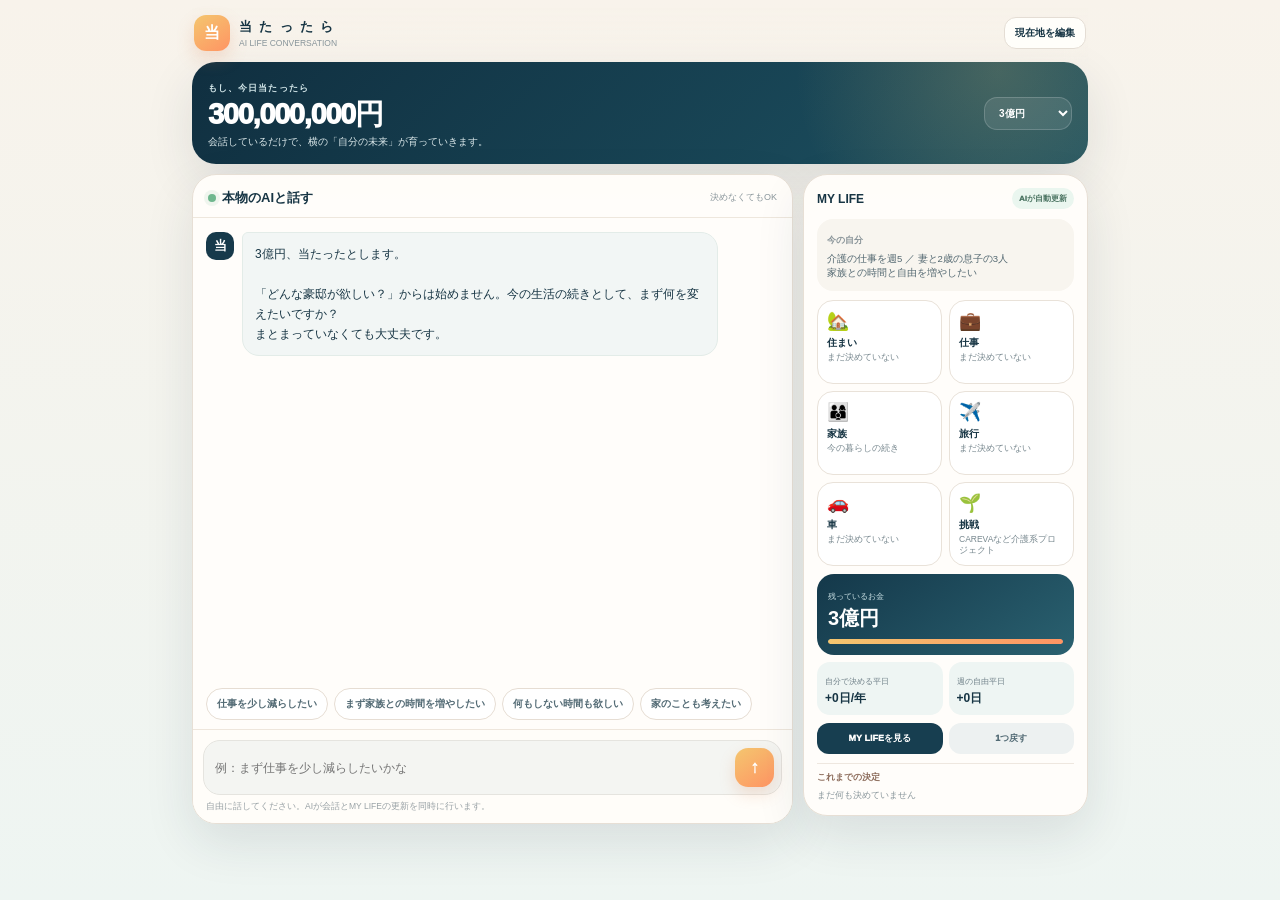
<file: ai.html>
<!doctype html>
<html lang="ja">
<head>
<meta charset="utf-8">
<meta name="viewport" content="width=device-width,initial-scale=1,viewport-fit=cover">
<meta name="theme-color" content="#102f40">
<title>当たったら — AI版</title>
<link rel="stylesheet" href="/ai.css">
</head>
<body>
<main class="app">
  <header class="topbar">
    <div class="brand"><div class="logo">当</div><div><b>当 た っ た ら</b><small>AI LIFE CONVERSATION</small></div></div>
    <button id="profileBtn" class="ghost">現在地を編集</button>
  </header>

  <section class="jackpot">
    <div><small>もし、今日当たったら</small><div id="jackpotText" class="amount">300,000,000円</div><p>会話しているだけで、横の「自分の未来」が育っていきます。</p></div>
    <select id="jackpotSelect" aria-label="当選額">
      <option value="10000000">1,000万円</option>
      <option value="100000000">1億円</option>
      <option value="300000000" selected>3億円</option>
      <option value="1000000000">10億円</option>
    </select>
  </section>

  <div class="layout">
    <section class="chatcard">
      <div class="chathead">
        <div><span class="dot"></span><b>本物のAIと話す</b></div>
        <small>決めなくてもOK</small>
      </div>
      <div id="messages" class="messages"></div>
      <div id="quick" class="quick"></div>
      <div class="composer">
        <div class="inputwrap">
          <textarea id="input" rows="1" maxlength="800" placeholder="例：まず仕事を少し減らしたいかな"></textarea>
          <button id="send" class="send" aria-label="送信">↑</button>
        </div>
        <div class="hint">自由に話してください。AIが会話とMY LIFEの更新を同時に行います。</div>
      </div>
    </section>

    <aside id="lifePanel" class="lifepanel"></aside>
  </div>
</main>

<button id="mobileLife" class="mobileLife">MY LIFE <span id="mobileCount">0</span></button>

<div id="modalBack" class="modalBack" aria-hidden="true">
  <div id="modal" class="modal"></div>
</div>

<script src="/ai.js"></script>
</body>
</html>
</file>
<file: ai.css>
:root{--ink:#173544;--muted:#71818a;--paper:#fffdfa;--bg:#f5f1ea;--line:#e7dfd5;--navy:#102f40;--navy2:#1d5262;--warm:#ff9463;--gold:#f4c66f;--mint:#eaf5ef;--shadow:0 18px 50px rgba(29,48,60,.11)}
*{box-sizing:border-box}html,body{margin:0;min-height:100%;background:linear-gradient(180deg,#f8f3eb,#eef5f2);color:var(--ink);font-family:-apple-system,BlinkMacSystemFont,"Hiragino Sans","Yu Gothic",sans-serif}button,input,textarea,select{font:inherit;color:inherit}button{cursor:pointer}.app{max-width:920px;margin:auto;min-height:100vh;padding:calc(8px + env(safe-area-inset-top)) 12px calc(24px + env(safe-area-inset-bottom))}.topbar{display:flex;align-items:center;justify-content:space-between;gap:10px;padding:7px 2px 11px;position:sticky;top:0;z-index:20;background:linear-gradient(#f7f2eaf2,#f7f2eadb,transparent);backdrop-filter:blur(10px)}.brand{display:flex;align-items:center;gap:9px}.logo{width:36px;height:36px;border-radius:12px;background:linear-gradient(145deg,var(--gold),var(--warm));display:grid;place-items:center;color:#fff;font-weight:950;box-shadow:0 8px 18px #de83583a}.brand b{display:block;font-size:13px;letter-spacing:.14em}.brand small{display:block;font-size:8.5px;color:#87949a;margin-top:2px}.ghost{border:1px solid #e4ddd4;background:#fffefa;border-radius:12px;padding:8px 10px;font-size:10px;font-weight:900}.jackpot{background:radial-gradient(circle at 90% 8%,#f5cc7333,transparent 25%),linear-gradient(135deg,var(--navy),var(--navy2));color:#fff;border-radius:24px;padding:15px 16px;margin-bottom:10px;box-shadow:var(--shadow);display:flex;justify-content:space-between;align-items:center;gap:14px}.jackpot small{font-size:9px;letter-spacing:.12em;color:#cfe3e6;font-weight:900}.amount{font-size:29px;line-height:1;font-weight:950;letter-spacing:-.045em;margin:5px 0}.jackpot p{font-size:10px;color:#dce9eb;margin:6px 0 0}.jackpot select{border:1px solid #ffffff2d;background:#ffffff18;color:#fff;border-radius:13px;padding:9px 10px;font-size:10px;font-weight:900;outline:0}.jackpot select option{color:#173544}.layout{display:grid;grid-template-columns:minmax(0,1fr) 285px;gap:10px;align-items:start}.chatcard,.lifepanel{background:rgba(255,253,250,.98);border:1px solid var(--line);border-radius:24px;box-shadow:var(--shadow)}.chatcard{min-height:650px;display:flex;flex-direction:column;overflow:hidden}.chathead{padding:13px 15px 10px;border-bottom:1px solid #eee7dd;display:flex;justify-content:space-between;align-items:center}.chathead b{font-size:13px}.chathead small{font-size:9px;color:#8a969b}.dot{width:8px;height:8px;border-radius:50%;background:#6fb78e;display:inline-block;margin-right:6px;box-shadow:0 0 0 4px #6fb78e1d}.messages{padding:14px 13px 8px;display:flex;flex-direction:column;gap:11px;min-height:430px;flex:1;overflow:auto;scroll-behavior:smooth}.msg{display:flex;gap:8px;align-items:flex-start;animation:pop .2s ease}@keyframes pop{from{opacity:0;transform:translateY(4px)}to{opacity:1;transform:none}}.msg.me{justify-content:flex-end}.avatar{width:28px;height:28px;border-radius:10px;display:grid;place-items:center;flex:0 0 28px;background:#173a4b;color:#fff;font-size:13px;font-weight:950}.bubble{max-width:83%;padding:11px 12px;border-radius:17px;font-size:12px;line-height:1.67;white-space:pre-wrap}.msg.ai .bubble{background:#f2f6f5;border:1px solid #e3ece8;border-top-left-radius:6px}.msg.me .bubble{background:linear-gradient(145deg,#1b4557,#2f6875);color:#fff;border-top-right-radius:6px}.error .bubble{background:#fff1ed!important;border-color:#f0c6b8!important;color:#8e4c39}.typing{display:flex;gap:4px;padding:5px 2px}.typing i{width:5px;height:5px;border-radius:50%;background:#78909a;animation:blink .8s infinite}.typing i:nth-child(2){animation-delay:.12s}.typing i:nth-child(3){animation-delay:.24s}@keyframes blink{0%,80%,100%{opacity:.25}40%{opacity:1;transform:translateY(-2px)}}.quick{display:flex;gap:6px;overflow-x:auto;padding:0 13px 9px;scrollbar-width:none}.quick::-webkit-scrollbar{display:none}.quick button{flex:0 0 auto;border:1px solid #e6ddd3;background:#fff;border-radius:99px;padding:8px 10px;font-size:10px;font-weight:900;color:#526a74}.composer{border-top:1px solid #eee6dc;padding:10px;background:#fffdf9}.inputwrap{display:flex;align-items:flex-end;gap:7px;background:#f4f5f2;border:1px solid #e5e4df;border-radius:17px;padding:7px 7px 7px 11px}.inputwrap textarea{border:0;outline:0;background:transparent;resize:none;min-height:35px;max-height:120px;line-height:1.5;flex:1;font-size:12px;padding:7px 0}.send{border:0;border-radius:13px;width:39px;height:39px;background:linear-gradient(145deg,var(--gold),var(--warm));color:#fff;font-size:17px;font-weight:950;box-shadow:0 7px 16px #db825638}.send:disabled{opacity:.4}.hint{font-size:8.5px;color:#98a1a5;margin:6px 3px 0}.lifepanel{padding:13px;position:sticky;top:58px}.lifehead{display:flex;justify-content:space-between;align-items:center;margin-bottom:10px}.lifehead b{font-size:12px}.lifehead span{font-size:8px;font-weight:950;color:#4c7563;background:#eaf6ef;border-radius:99px;padding:5px 7px}.profilebox{background:#f8f5ef;border-radius:16px;padding:10px;margin-bottom:9px}.profilebox small{font-size:8.5px;color:#889398;font-weight:900}.profilebox p{margin:5px 0 0;font-size:9.5px;line-height:1.5;color:#526770}.lifegrid{display:grid;grid-template-columns:1fr 1fr;gap:7px}.lifeitem{border:1px solid #e9e2d9;border-radius:16px;background:#fff;padding:9px;min-height:84px}.lifeitem .ico{font-size:18px}.lifeitem b{display:block;font-size:10px;margin:4px 0 2px}.lifeitem small{display:block;font-size:8.5px;line-height:1.35;color:#78888f}.lifeitem.done{background:#f2faf6;border-color:#c8dfd3}.moneybox{background:linear-gradient(145deg,#14384a,#2a6170);color:#fff;border-radius:17px;padding:11px;margin-top:8px}.moneybox small{font-size:8px;color:#cae0e4}.moneybox b{display:block;font-size:20px;margin:2px 0}.moneybar{height:5px;background:#ffffff24;border-radius:99px;overflow:hidden;margin-top:7px}.moneybar span{display:block;height:100%;background:linear-gradient(90deg,var(--gold),var(--warm));border-radius:99px}.metrics{display:grid;grid-template-columns:1fr 1fr;gap:6px;margin-top:7px}.metric{background:#eef5f3;border-radius:13px;padding:8px}.metric small{font-size:7.5px;color:#708189}.metric b{display:block;font-size:12px;margin-top:2px}.actions{display:grid;grid-template-columns:1fr 1fr;gap:6px;margin-top:8px}.actions button{border:0;border-radius:12px;padding:9px 6px;font-size:9px;font-weight:950}.summaryBtn{background:#173e50;color:#fff}.undoBtn{background:#edf1f1;color:#536b75}.timeline{margin-top:9px;border-top:1px solid #eee7df;padding-top:8px}.timelineHead{font-size:8.5px;font-weight:950;color:#8b6a59;margin-bottom:6px}.decision{display:flex;gap:6px;margin:5px 0}.decision i{width:7px;height:7px;border-radius:50%;background:#f1a072;margin-top:4px;flex:0 0 7px}.decision div{font-size:8.5px;line-height:1.4;color:#697a82}.decision b{color:#3c5865}.mobileLife{display:none;position:fixed;right:13px;bottom:calc(78px + env(safe-area-inset-bottom));z-index:35;border:0;border-radius:99px;background:#173d50;color:#fff;padding:10px 13px;font-size:10px;font-weight:950;box-shadow:0 10px 25px #183e5050}.mobileLife span{background:#ff9a67;border-radius:99px;padding:2px 5px;margin-left:4px}.modalBack{position:fixed;inset:0;background:#102b3a72;backdrop-filter:blur(4px);z-index:60;display:none;padding:18px}.modalBack.on{display:grid;place-items:center}.modal{width:min(560px,100%);max-height:88vh;overflow:auto;background:#fffdfa;border-radius:25px;padding:17px;box-shadow:0 30px 70px #0f283661}.modalTop{display:flex;justify-content:space-between;align-items:center;gap:10px}.modalTop b{font-size:16px}.close{border:0;background:#eef2f1;border-radius:99px;width:31px;height:31px;font-weight:950}.profileform label{display:block;font-size:9px;font-weight:950;color:#6d7c83;margin:10px 0 4px}.profileform input{width:100%;border:1px solid #e4ddd4;background:#fff;border-radius:13px;padding:11px;font-size:11px;outline:0}.primary{width:100%;border:0;border-radius:15px;background:#173d50;color:#fff;padding:12px;font-weight:950;margin-top:13px}.summaryText{font-size:11px;line-height:1.7;color:#516873;white-space:pre-wrap;background:#f4f7f5;border-radius:16px;padding:12px;margin-top:10px}@media(max-width:720px){.layout{display:block}.lifepanel{display:none}.chatcard{min-height:calc(100vh - 165px)}.mobileLife{display:block}.app{padding-left:9px;padding-right:9px}.jackpot{border-radius:20px}.chatcard{border-radius:22px}.bubble{max-width:88%}}@media(max-width:420px){.amount{font-size:25px}.jackpot{padding:13px;align-items:flex-start;flex-direction:column}.jackpot select{align-self:flex-end;margin-top:-42px}.brand small{display:none}}
</file>
